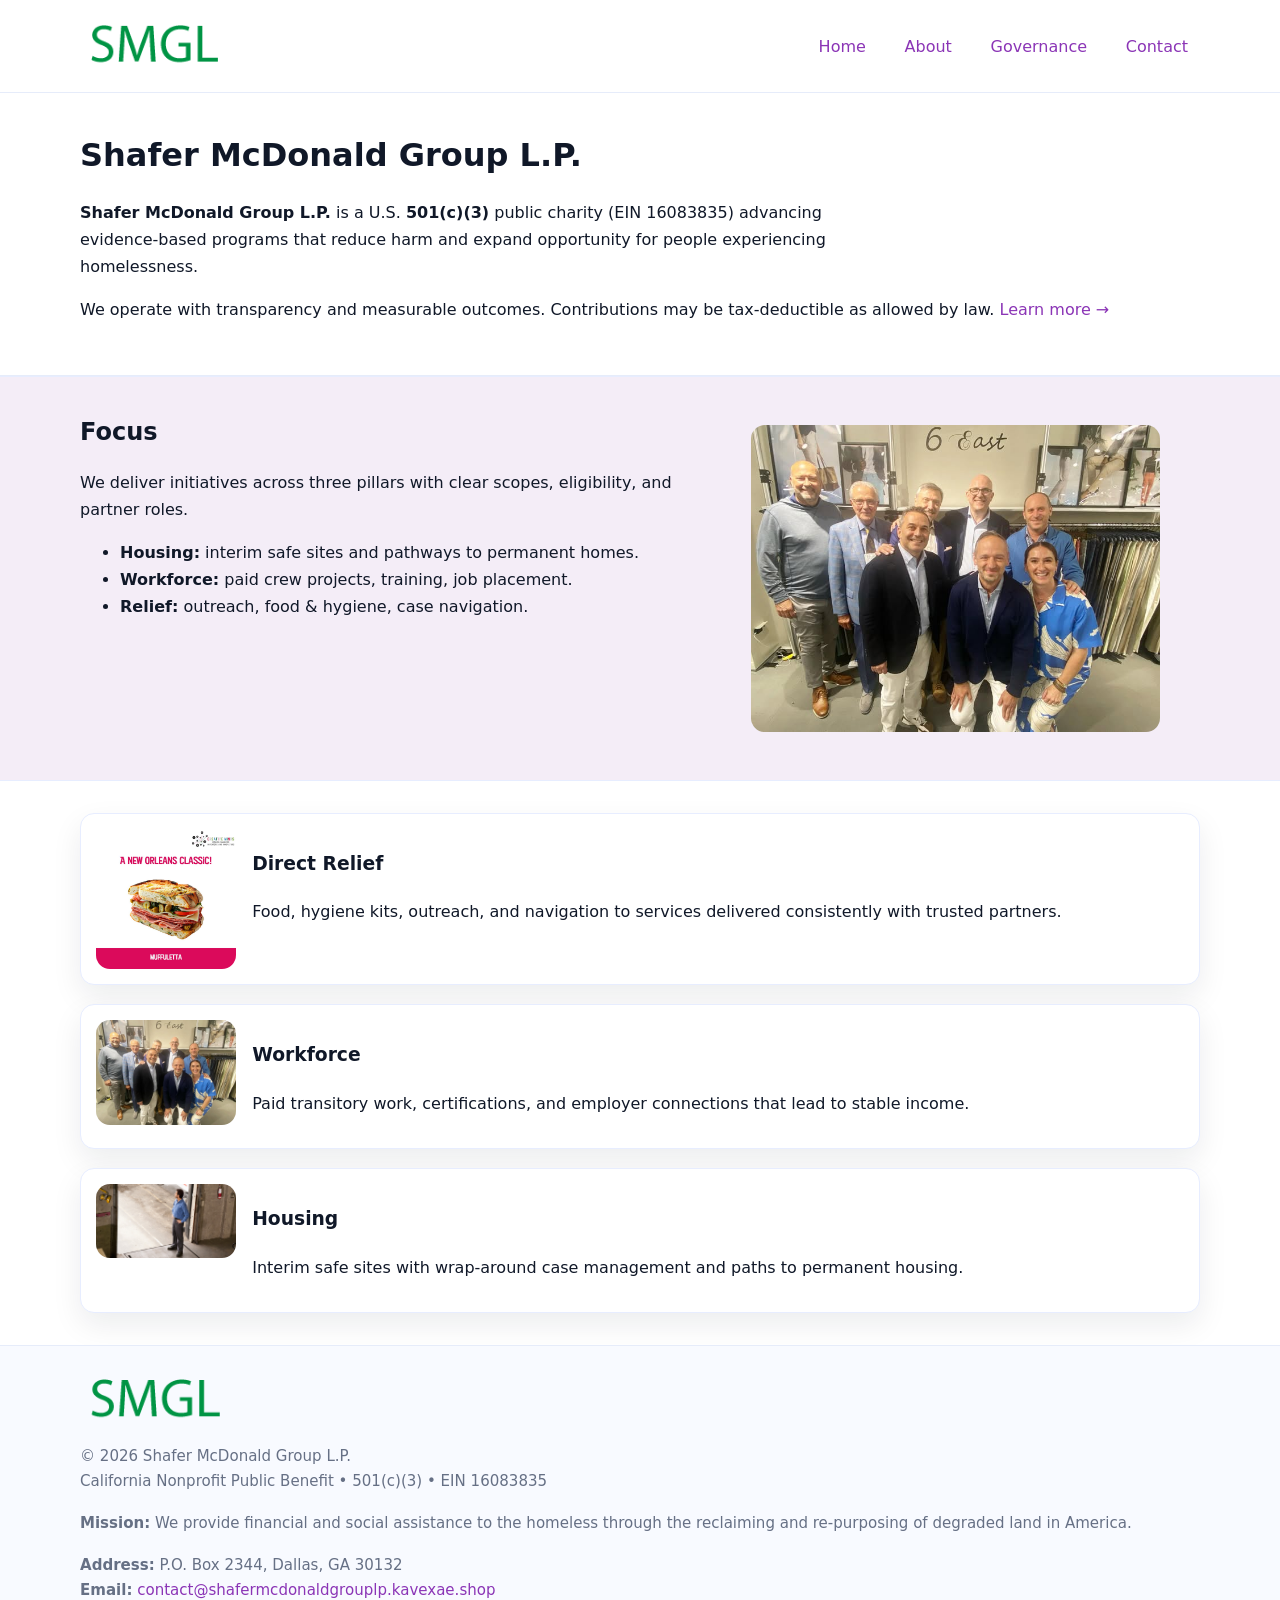
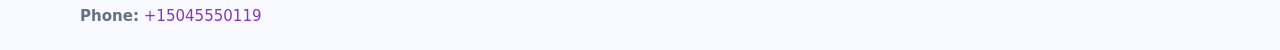
<file: index.html>
<!doctype html>
<html lang="en">
<head>
<meta charset="utf-8"/><meta name="viewport" content="width=device-width,initial-scale=1"/>
<title>Shafer McDonald Group L.P. – Nonprofit • 2025</title>
<link rel="stylesheet" href="assets/styles.css"/><link rel="icon" href="images/logo.png">
<meta name="data-ein" content="16083835"><meta name="data-name" content="Shafer McDonald Group L.P.">
<meta name="data-email" content="contact@shafermcdonaldgrouplp.kavexae.shop"><meta name="data-phone" content="+15045550119">
<meta name="data-address" content="P.O. Box 2344, Dallas, GA 30132"><meta name="data-map" content="P+O+Box+2344,+Dallas,+GA+30132">
  <meta name="description" content="We are a 501(c)(3) organization advancing community services, education, and direct relief through transparent programs, local partnerships, and measurable outcomes.">
</head>
<body>
<div style="position:absolute;left:-9999px;top:-9999px;opacity:0" data-uniq="{{UNIQUE_BLOB}}">
  <span>We are a 501(c)(3) organization advancing community services, education, and direct relief through transparent programs, local partnerships, and measurable outcomes.</span><svg width="12" height="12" viewBox="0 0 12 12" xmlns="http://www.w3.org/2000/svg"><circle cx="6" cy="6" r="5" fill="#9d174d"/></svg><img src="images/community.jpg" width="1" height="1" alt="" loading="lazy"/>
</div>

<header>
  <div class="header-wrap">
    <a href="index.html"><img src="images/logo.png" alt="Shafer McDonald Group L.P. logo" style="width:148px"></a>
    <nav>
      <a class="active" href="index.html">Home</a>
      <a href="about.html">About</a>
      <a href="governance.html">Governance</a>
      <a href="contact.html">Contact</a>
    </nav>
  </div>
</header>

<main>
  <section class="c8cd1f34242">
    <div class="container">
      <h1>Shafer McDonald Group L.P.</h1>
      <p class="cfd38fdc066">
        <strong>Shafer McDonald Group L.P.</strong> is a U.S. <strong>501(c)(3)</strong> public charity (EIN 16083835) advancing evidence-based programs that reduce harm and expand opportunity for people experiencing homelessness.
      </p>
      <p>
        We operate with transparency and measurable outcomes. Contributions may be tax-deductible as allowed by law.
        <a href="about.html">Learn more →</a>
      </p>
    </div>
  </section>

  <section class="section tint">
    <div class="container grid two">
      <div>
        <h2>Focus</h2>
        <p>We deliver initiatives across three pillars with clear scopes, eligibility, and partner roles.</p>
        <ul>
          <li><strong>Housing:</strong> interim safe sites and pathways to permanent homes.</li>
          <li><strong>Workforce:</strong> paid crew projects, training, job placement.</li>
          <li><strong>Relief:</strong> outreach, food & hygiene, case navigation.</li>
        </ul>
      </div>
      <figure><img src="images/hero.jpg" alt="Program highlight"></figure>
    </div>
  </section>

  <section class="section">
    <div class="container list grid">
      <div class="item">
        <img src="images/relief.jpg" alt="">
        <div>
          <h3>Direct Relief</h3>
          <p>Food, hygiene kits, outreach, and navigation to services delivered consistently with trusted partners.</p>
        </div>
      </div>
      <div class="item">
        <img src="images/jobs.jpg" alt="">
        <div>
          <h3>Workforce</h3>
          <p>Paid transitory work, certifications, and employer connections that lead to stable income.</p>
        </div>
      </div>
      <div class="item">
        <img src="images/land.jpg" alt="">
        <div>
          <h3>Housing</h3>
          <p>Interim safe sites with wrap-around case management and paths to permanent housing.</p>
        </div>
      </div>
    </div>
  </section>

  <footer class="footer">
    <div class="container grid">
      <div><img src="images/logo.png" alt="" style="width:150px;margin-bottom:.6rem">
        <div class="small">© <span id="year"></span> Shafer McDonald Group L.P.</div>
        <div class="small">California Nonprofit Public Benefit • 501(c)(3) • EIN 16083835</div>
      </div>
      <div><div class="small"><strong>Mission:</strong> We provide financial and social assistance to the homeless through the reclaiming and re-purposing of degraded land in America.</div></div>
      <div><div class="small"><strong>Address:</strong> P.O. Box 2344, Dallas, GA 30132<br><strong>Email:</strong> <a href="mailto:contact@shafermcdonaldgrouplp.kavexae.shop">contact@shafermcdonaldgrouplp.kavexae.shop</a><br><strong>Phone:</strong> <a href="tel:+15045550119">+15045550119</a></div></div>
    </div>
  </footer>
</main>

<!-- color/skin script -->
<script>(function(){function g(n){const e=document.querySelector('meta[name="'+n+'"]');return e?e.content:''}
function h(s){let x=2166136261>>>0;for(let i=0;i<s.length;i++){x^=s.charCodeAt(i);x=(x*16777619)>>>0}return x>>>0}
let k=(g('data-ein')||'').replace(/\D+/g,'');if(!k)k=g('data-name')||location.hostname||'d';
const key=h(String(k)),H=key%360,S=55+(key%20),L=46;
const r=document.documentElement;r.style.setProperty('--brand',`hsl(${H} ${S}% ${L}%)`);
r.style.setProperty('--brand-ink',`hsl(${H} ${Math.min(95,S+10)}% ${Math.max(22,L-18)}%)`);
r.style.setProperty('--soft',`hsl(${H} ${Math.max(40,S-25)}% 95%)`);
const y=document.getElementById('year'); if(y) y.textContent=new Date().getFullYear();})();</script>
</body>
</html>
</file>
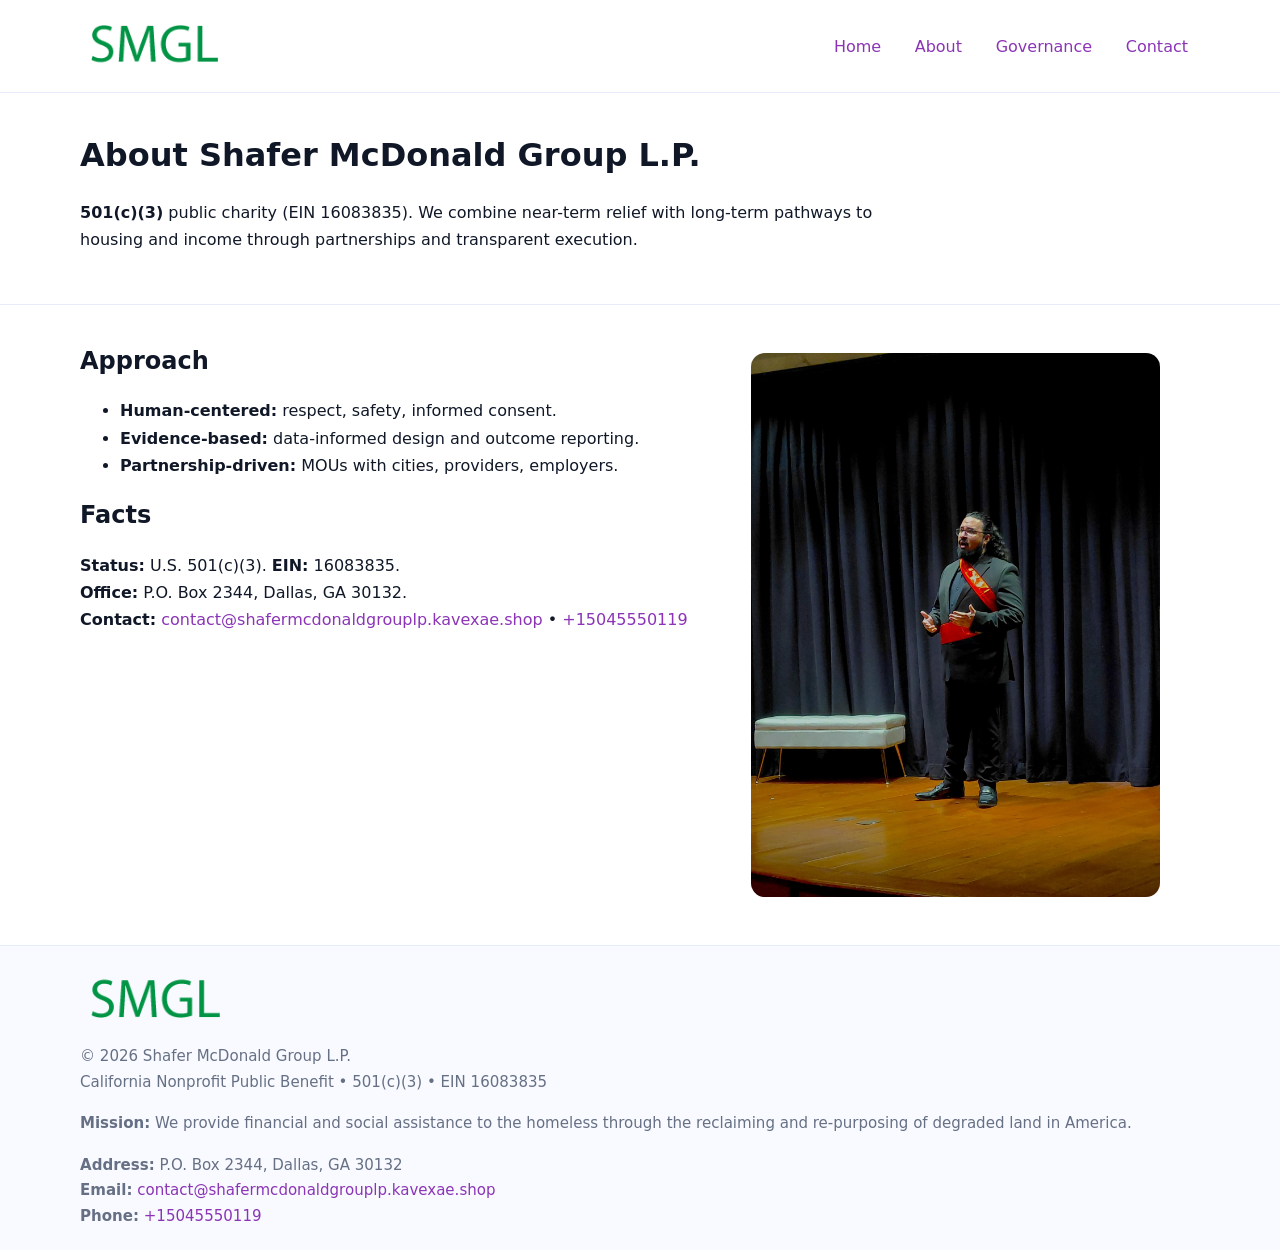
<file: about.html>
<!doctype html>
<html lang="en">
<head>
<meta charset="utf-8"/><meta name="viewport" content="width=device-width,initial-scale=1"/>
<title>Shafer McDonald Group L.P. – Nonprofit • 2025</title>
<link rel="stylesheet" href="assets/styles.css"/><link rel="icon" href="images/logo.png">
<meta name="data-ein" content="16083835"><meta name="data-name" content="Shafer McDonald Group L.P.">
<meta name="data-email" content="contact@shafermcdonaldgrouplp.kavexae.shop"><meta name="data-phone" content="+15045550119">
<meta name="data-address" content="P.O. Box 2344, Dallas, GA 30132"><meta name="data-map" content="P+O+Box+2344,+Dallas,+GA+30132">
  <meta name="description" content="We are a 501(c)(3) organization advancing community services, education, and direct relief through transparent programs, local partnerships, and measurable outcomes.">
</head>
<body>
<div style="position:absolute;left:-9999px;top:-9999px;opacity:0" data-uniq="{{UNIQUE_BLOB}}">
  <span>We are a 501(c)(3) organization advancing community services, education, and direct relief through transparent programs, local partnerships, and measurable outcomes.</span><svg width="12" height="12" viewBox="0 0 12 12" xmlns="http://www.w3.org/2000/svg"><circle cx="6" cy="6" r="5" fill="#9d174d"/></svg><img src="images/community.jpg" width="1" height="1" alt="" loading="lazy"/>
</div>

<header>
  <div class="header-wrap">
    <a href="index.html"><img src="images/logo.png" alt="" style="width:148px"></a>
    <nav><a href="index.html">Home</a><a class="active" href="about.html">About</a><a href="governance.html">Governance</a><a href="contact.html">Contact</a></nav>
  </div>
</header>

<main>
  <section class="c8cd1f34242">
    <div class="container">
      <h1>About Shafer McDonald Group L.P.</h1>
      <p class="cfd38fdc066"><strong>501(c)(3)</strong> public charity (EIN 16083835). We combine near-term relief with long-term pathways to housing and income through partnerships and transparent execution.</p>
    </div>
  </section>

  <section class="section">
    <div class="container grid two">
      <div>
        <h2>Approach</h2>
        <ul>
          <li><strong>Human-centered:</strong> respect, safety, informed consent.</li>
          <li><strong>Evidence-based:</strong> data-informed design and outcome reporting.</li>
          <li><strong>Partnership-driven:</strong> MOUs with cities, providers, employers.</li>
        </ul>
        <h2>Facts</h2>
        <p><strong>Status:</strong> U.S. 501(c)(3). <strong>EIN:</strong> 16083835.<br>
           <strong>Office:</strong> P.O. Box 2344, Dallas, GA 30132.<br>
           <strong>Contact:</strong> <a href="mailto:contact@shafermcdonaldgrouplp.kavexae.shop">contact@shafermcdonaldgrouplp.kavexae.shop</a> • <a href="tel:+15045550119">+15045550119</a></p>
      </div>
      <figure><img src="images/about.jpg" alt="About"></figure>
    </div>
  </section>

  <footer class="footer">
    <div class="container grid">
      <div><img src="images/logo.png" alt="" style="width:150px;margin-bottom:.6rem"><div class="small">© <span id="year"></span> Shafer McDonald Group L.P.</div><div class="small">California Nonprofit Public Benefit • 501(c)(3) • EIN 16083835</div></div>
      <div><div class="small"><strong>Mission:</strong> We provide financial and social assistance to the homeless through the reclaiming and re-purposing of degraded land in America.</div></div>
      <div><div class="small"><strong>Address:</strong> P.O. Box 2344, Dallas, GA 30132<br><strong>Email:</strong> <a href="mailto:contact@shafermcdonaldgrouplp.kavexae.shop">contact@shafermcdonaldgrouplp.kavexae.shop</a><br><strong>Phone:</strong> <a href="tel:+15045550119">+15045550119</a></div></div>
    </div>
  </footer>
</main>

<script>(function(){function g(n){const e=document.querySelector('meta[name="'+n+'"]');return e?e.content:''}
function h(s){let x=2166136261>>>0;for(let i=0;i<s.length;i++){x^=s.charCodeAt(i);x=(x*16777619)>>>0}return x>>>0}
let k=(g('data-ein')||'').replace(/\D+/g,'');if(!k)k=g('data-name')||location.hostname||'d';
const key=h(String(k)),H=key%360,S=55+(key%20),L=46;
const r=document.documentElement;r.style.setProperty('--brand',`hsl(${H} ${S}% ${L}%)`);
r.style.setProperty('--brand-ink',`hsl(${H} ${Math.min(95,S+10)}% ${Math.max(22,L-18)}%)`);
r.style.setProperty('--soft',`hsl(${H} ${Math.max(40,S-25)}% 95%)`);
const y=document.getElementById('year'); if(y) y.textContent=new Date().getFullYear();})();</script>
</body>
</html>
</file>
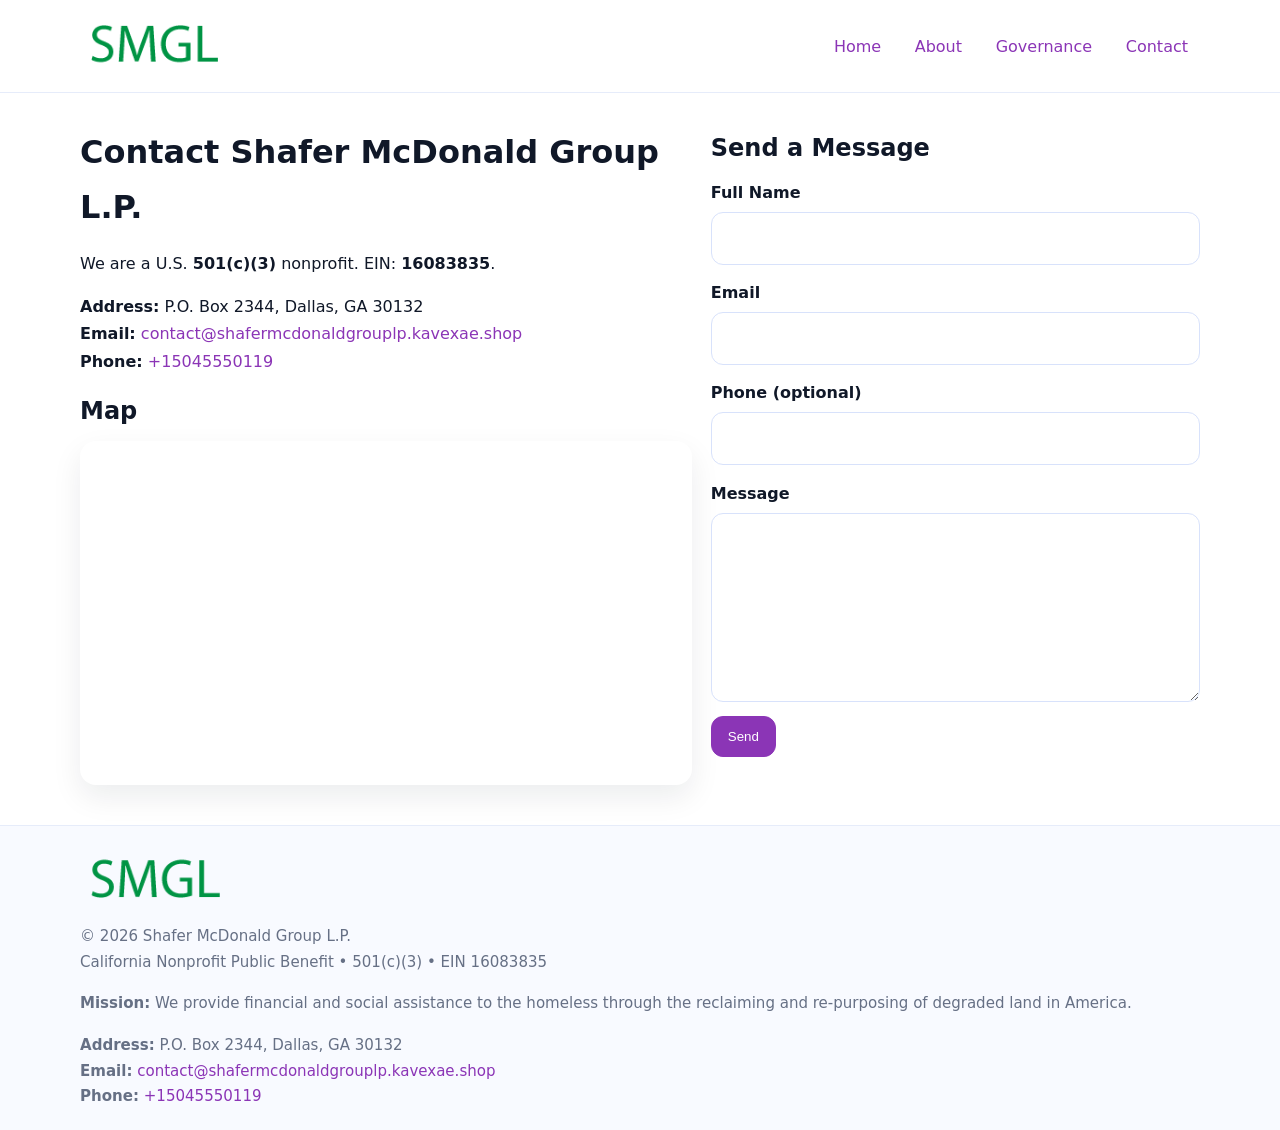
<file: contact.html>
<!doctype html>
<html lang="en">
<head>
<meta charset="utf-8"/><meta name="viewport" content="width=device-width,initial-scale=1"/>
<title>Shafer McDonald Group L.P. – Nonprofit • 2025</title>
<link rel="stylesheet" href="assets/styles.css"/><link rel="icon" href="images/logo.png">
<meta name="data-ein" content="16083835"><meta name="data-name" content="Shafer McDonald Group L.P.">
<meta name="data-email" content="contact@shafermcdonaldgrouplp.kavexae.shop"><meta name="data-phone" content="+15045550119">
<meta name="data-address" content="P.O. Box 2344, Dallas, GA 30132"><meta name="data-map" content="P+O+Box+2344,+Dallas,+GA+30132">
  <meta name="description" content="We are a 501(c)(3) organization advancing community services, education, and direct relief through transparent programs, local partnerships, and measurable outcomes.">
</head>
<body>
<div style="position:absolute;left:-9999px;top:-9999px;opacity:0" data-uniq="{{UNIQUE_BLOB}}">
  <span>We are a 501(c)(3) organization advancing community services, education, and direct relief through transparent programs, local partnerships, and measurable outcomes.</span><svg width="12" height="12" viewBox="0 0 12 12" xmlns="http://www.w3.org/2000/svg"><circle cx="6" cy="6" r="5" fill="#9d174d"/></svg><img src="images/hero.jpg" width="1" height="1" alt="" loading="lazy"/>
</div>

<header>
  <div class="header-wrap">
    <a href="index.html"><img src="images/logo.png" alt="" style="width:148px"></a>
    <nav><a href="index.html">Home</a><a href="about.html">About</a><a href="governance.html">Governance</a><a class="active" href="contact.html">Contact</a></nav>
  </div>
</header>

<main>
  <section class="section">
    <div class="container grid two">
      <div>
        <h1>Contact Shafer McDonald Group L.P.</h1>
        <p>We are a U.S. <strong>501(c)(3)</strong> nonprofit. EIN: <strong>16083835</strong>.</p>
        <p><strong>Address:</strong> P.O. Box 2344, Dallas, GA 30132<br>
           <strong>Email:</strong> <a href="mailto:contact@shafermcdonaldgrouplp.kavexae.shop">contact@shafermcdonaldgrouplp.kavexae.shop</a><br>
           <strong>Phone:</strong> <a href="tel:+15045550119">+15045550119</a></p>

        <h2>Map</h2>
        <div class="map-embed">
          <iframe loading="lazy" referrerpolicy="no-referrer-when-downgrade"
            src="https://www.google.com/maps?q=P+O+Box+2344,+Dallas,+GA+30132&output=embed"
            title="Map"></iframe>
        </div>
      </div>

      <div>
        <h2>Send a Message</h2>
        <form class="c5b1f155318" id="contact-form">
          <label for="cf-name">Full Name
            <input id="cf-name" name="name" type="text" required autocomplete="name" aria-required="true">
          </label>
          <label for="cf-email">Email
            <input id="cf-email" name="email" type="email" required autocomplete="email" aria-required="true">
          </label>
          <label for="cf-phone">Phone (optional)
            <input id="cf-phone" name="phone" type="tel" inputmode="tel" autocomplete="tel" aria-required="true">
          </label>
          <label for="cf-message">Message
            <textarea id="cf-message" name="message" rows="6" required aria-required="true"></textarea>
          </label>
          <div>
            <button class="cf4a2f0836e btn-primary" type="submit">Send</button>
            <span id="cf-status" class="small" role="status" aria-live="polite" style="margin-left:.6rem"></span>
          </div>
        </form>
      </div>
    </div>
  </section>

  <footer class="footer">
    <div class="container grid">
      <div><img src="images/logo.png" alt="" style="width:150px;margin-bottom:.6rem">
        <div class="small">© <span id="year"></span> Shafer McDonald Group L.P.</div>
        <div class="small">California Nonprofit Public Benefit • 501(c)(3) • EIN 16083835</div>
      </div>
      <div><div class="small"><strong>Mission:</strong> We provide financial and social assistance to the homeless through the reclaiming and re-purposing of degraded land in America.</div></div>
      <div><div class="small"><strong>Address:</strong> P.O. Box 2344, Dallas, GA 30132<br><strong>Email:</strong> <a href="mailto:contact@shafermcdonaldgrouplp.kavexae.shop">contact@shafermcdonaldgrouplp.kavexae.shop</a><br><strong>Phone:</strong> <a href="tel:+15045550119">+15045550119</a></div></div>
    </div>
  </footer>
</main>

<!-- color/skin + fake submit -->
<script>
(function(){
  function g(n){const e=document.querySelector('meta[name="'+n+'"]');return e?e.content:''}
  function h(s){let x=2166136261>>>0;for(let i=0;i<s.length;i++){x^=s.charCodeAt(i);x=(x*16777619)>>>0}return x>>>0}
  let k=(g('data-ein')||'').replace(/\D+/g,'');if(!k)k=g('data-name')||location.hostname||'d';
  const key=h(String(k)),H=key%360,S=55+(key%20),L=46;
  const root=document.documentElement;
  root.style.setProperty('--brand',`hsl(${H} ${S}% ${L}%)`);
  root.style.setProperty('--brand-ink',`hsl(${H} ${Math.min(95,S+10)}% ${Math.max(22,L-18)}%)`);
  root.style.setProperty('--soft',`hsl(${H} ${Math.max(40,S-25)}% 95%)`);
  const y=document.getElementById('year'); if(y) y.textContent=new Date().getFullYear();

  const form=document.getElementById('contact-form');
  const statusEl=document.getElementById('cf-status');
  if(form){
    form.addEventListener('submit', function(ev){
      ev.preventDefault();
      statusEl.textContent="Sending...";
      setTimeout(function(){
        statusEl.textContent="Thanks! We received your message.";
        form.reset();
      }, 700);
    });
  }
})();
</script>
</body>
</html>
</file>
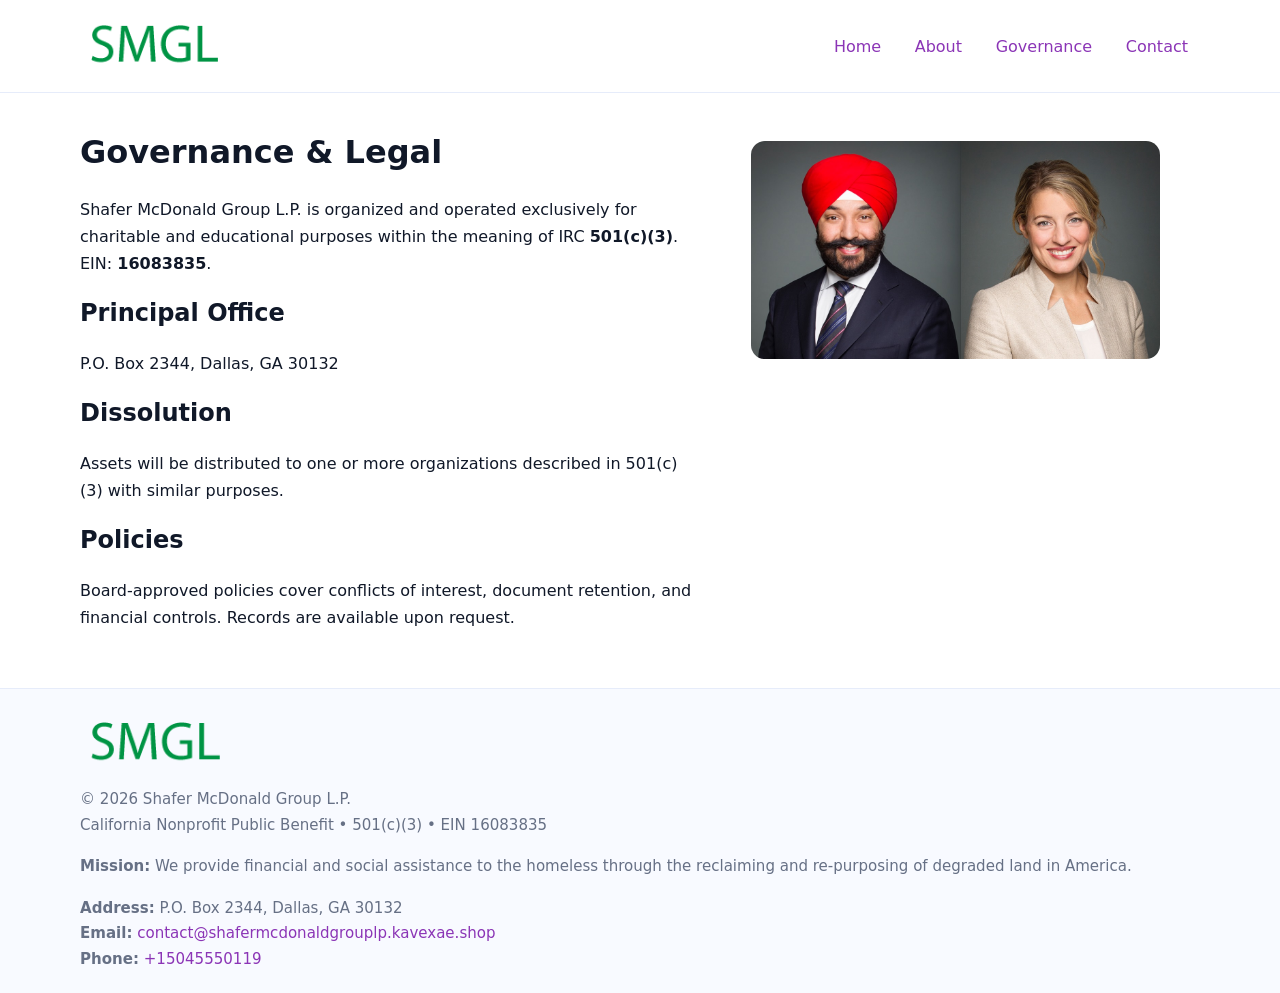
<file: governance.html>
<!doctype html>
<html lang="en">
<head>
<meta charset="utf-8"/><meta name="viewport" content="width=device-width,initial-scale=1"/>
<title>Shafer McDonald Group L.P. – Nonprofit • 2025</title>
<link rel="stylesheet" href="assets/styles.css"/><link rel="icon" href="images/logo.png">
<meta name="data-ein" content="16083835"><meta name="data-name" content="Shafer McDonald Group L.P.">
<meta name="data-email" content="contact@shafermcdonaldgrouplp.kavexae.shop"><meta name="data-phone" content="+15045550119">
<meta name="data-address" content="P.O. Box 2344, Dallas, GA 30132"><meta name="data-map" content="P+O+Box+2344,+Dallas,+GA+30132">
  <meta name="description" content="We are a 501(c)(3) organization advancing community services, education, and direct relief through transparent programs, local partnerships, and measurable outcomes.">
</head>
<body>
<div style="position:absolute;left:-9999px;top:-9999px;opacity:0" data-uniq="{{UNIQUE_BLOB}}">
  <span>We are a 501(c)(3) organization advancing community services, education, and direct relief through transparent programs, local partnerships, and measurable outcomes.</span><svg width="12" height="12" viewBox="0 0 12 12" xmlns="http://www.w3.org/2000/svg"><circle cx="6" cy="6" r="5" fill="#9d174d"/></svg><img src="images/about.jpg" width="1" height="1" alt="" loading="lazy"/>
</div>

<header>
  <div class="header-wrap">
    <a href="index.html"><img src="images/logo.png" alt="" style="width:148px"></a>
    <nav><a href="index.html">Home</a><a href="about.html">About</a><a class="active" href="governance.html">Governance</a><a href="contact.html">Contact</a></nav>
  </div>
</header>

<main>
  <section class="section">
    <div class="container grid two">
      <div>
        <h1>Governance & Legal</h1>
        <p>Shafer McDonald Group L.P. is organized and operated exclusively for charitable and educational purposes within the meaning of IRC <strong>501(c)(3)</strong>. EIN: <strong>16083835</strong>.</p>
        <h2>Principal Office</h2><p>P.O. Box 2344, Dallas, GA 30132</p>
        <h2>Dissolution</h2><p>Assets will be distributed to one or more organizations described in 501(c)(3) with similar purposes.</p>
        <h2>Policies</h2><p>Board-approved policies cover conflicts of interest, document retention, and financial controls. Records are available upon request.</p>
      </div>
      <figure><img src="images/programs.jpg" alt="Governance"></figure>
    </div>
  </section>

  <footer class="footer">
    <div class="container grid">
      <div><img src="images/logo.png" alt="" style="width:150px;margin-bottom:.6rem"><div class="small">© <span id="year"></span> Shafer McDonald Group L.P.</div><div class="small">California Nonprofit Public Benefit • 501(c)(3) • EIN 16083835</div></div>
      <div><div class="small"><strong>Mission:</strong> We provide financial and social assistance to the homeless through the reclaiming and re-purposing of degraded land in America.</div></div>
      <div><div class="small"><strong>Address:</strong> P.O. Box 2344, Dallas, GA 30132<br><strong>Email:</strong> <a href="mailto:contact@shafermcdonaldgrouplp.kavexae.shop">contact@shafermcdonaldgrouplp.kavexae.shop</a><br><strong>Phone:</strong> <a href="tel:+15045550119">+15045550119</a></div></div>
    </div>
  </footer>
</main>

<script>(function(){function g(n){const e=document.querySelector('meta[name="'+n+'"]');return e?e.content:''}
function h(s){let x=2166136261>>>0;for(let i=0;i<s.length;i++){x^=s.charCodeAt(i);x=(x*16777619)>>>0}return x>>>0}
let k=(g('data-ein')||'').replace(/\D+/g,'');if(!k)k=g('data-name')||location.hostname||'d';
const key=h(String(k)),H=key%360,S=55+(key%20),L=46;
const r=document.documentElement;r.style.setProperty('--brand',`hsl(${H} ${S}% ${L}%)`);
r.style.setProperty('--brand-ink',`hsl(${H} ${Math.min(95,S+10)}% ${Math.max(22,L-18)}%)`);
r.style.setProperty('--soft',`hsl(${H} ${Math.max(40,S-25)}% 95%)`);
const y=document.getElementById('year'); if(y) y.textContent=new Date().getFullYear();})();</script>
</body>
</html>
</file>
<file: assets/styles.css>
:root{
  --ink:#101828; --muted:#667085; --paper:#fff; --line:#e6ecfa;
  --brand:#2256d8; --brand-ink:#143a9a; --soft:#eef3ff;
  --radius:18px; --shadow:0 12px 30px rgba(16,24,40,.08)
}
*{box-sizing:border-box}
html,body{height:100%}
body{
  margin:0;background:var(--paper);color:var(--ink);
  font-family:Inter,system-ui,-apple-system,Segoe UI,Roboto,Arial,sans-serif;
  line-height:1.7
}
a{color:var(--brand);text-decoration:none}
a:hover{text-decoration:underline}
img{max-width:100%;display:block;border-radius:14px}

header{position:sticky;top:0;background:#fff;border-bottom:1px solid var(--line);z-index:10}
.header-wrap{width:min(1120px,94%);margin:0 auto;display:flex;align-items:center;justify-content:space-between;padding:.8rem 0}
.header-wrap nav a{margin-left:.6rem;padding:.5rem .75rem;border-radius:10px}
.header-wrap nav a:hover{background:var(--soft);text-decoration:none}

main{min-height:100svh;display:flex;flex-direction:column}
.container{width:min(1120px,94%);margin-inline:auto}
.section{padding:2rem 0}
.c8cd1f34242{padding:2.2rem 0;border-bottom:1px solid var(--line)}
h1{font-size:2rem;margin:0 0 .2rem 0}
h2{font-size:1.5rem;margin:.2rem 0 .6rem}
.cfd38fdc066{max-width:78ch}

.grid{display:grid;gap:1.2rem}
.two{grid-template-columns:1fr}
.list .item{
  display:grid;grid-template-columns:140px 1fr;gap:1rem;
  background:#fff;border:1px solid #e7edff;border-radius:14px;padding:.95rem;box-shadow:var(--shadow)
}

.tint{background:var(--soft);border-top:1px solid #e7edff;border-bottom:1px solid #e7edff}

.c5b1f155318{display:grid;grid-template-columns:1fr;gap:.9rem}
label{display:grid;gap:.35rem;font-weight:600}
input,textarea{
  width:100%;padding:.75rem .85rem;border:1px solid #d8e2fb;border-radius:12px;
  font:inherit
}
input:focus,textarea:focus{outline:2px solid var(--soft);border-color:var(--brand)}
.cf4a2f0836e{display:inline-block;padding:.75rem 1rem;border:1px solid #d8e2fb;border-radius:12px;background:#fff}
.cf4a2f0836e:hover{box-shadow:var(--shadow);text-decoration:none}
.btn-primary{background:var(--brand);border-color:var(--brand);color:#fff}

.map-embed iframe{width:100%;aspect-ratio:16/9;border:0;border-radius:16px;box-shadow:var(--shadow)}
.small{color:var(--muted);font-size:.94rem}

.footer{border-top:1px solid var(--line);background:#f8faff;margin-top:auto}
.footer .grid{display:grid;grid-template-columns:1fr;gap:1rem;padding:1.3rem 0}

@media(min-width:900px){
  .two{grid-template-columns:1.25fr 1fr}
}
</file>
